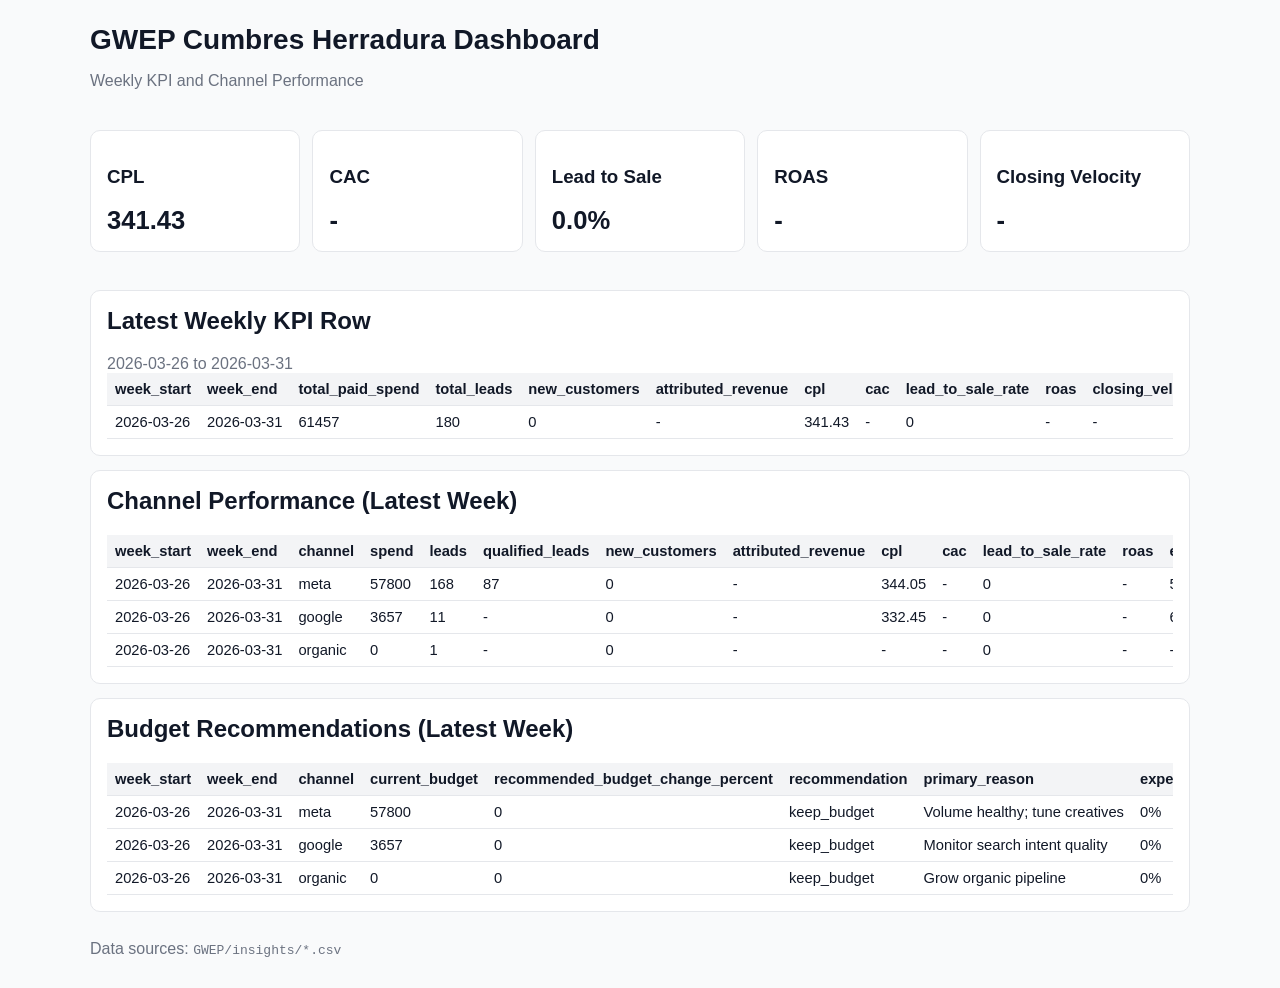
<file: dashboard-site/index.html>
<!doctype html>
<html lang="en">
  <head>
    <meta charset="UTF-8" />
    <meta name="viewport" content="width=device-width, initial-scale=1.0" />
    <title>GWEP Marketing Dashboard</title>
    <link rel="stylesheet" href="./styles.css" />
  </head>
  <body>
    <header class="container">
      <h1>GWEP Cumbres Herradura Dashboard</h1>
      <p class="subtle">Weekly KPI and Channel Performance</p>
    </header>

    <main class="container">
      <section class="grid">
        <article class="card">
          <h3>CPL</h3>
          <p id="kpi-cpl" class="metric">-</p>
        </article>
        <article class="card">
          <h3>CAC</h3>
          <p id="kpi-cac" class="metric">-</p>
        </article>
        <article class="card">
          <h3>Lead to Sale</h3>
          <p id="kpi-lts" class="metric">-</p>
        </article>
        <article class="card">
          <h3>ROAS</h3>
          <p id="kpi-roas" class="metric">-</p>
        </article>
        <article class="card">
          <h3>Closing Velocity</h3>
          <p id="kpi-velocity" class="metric">-</p>
        </article>
      </section>

      <section class="card">
        <h2>Latest Weekly KPI Row</h2>
        <div id="latest-week-meta" class="subtle"></div>
        <div class="table-wrap">
          <table id="weekly-kpi-table"></table>
        </div>
      </section>

      <section class="card">
        <h2>Channel Performance (Latest Week)</h2>
        <div class="table-wrap">
          <table id="channel-table"></table>
        </div>
      </section>

      <section class="card">
        <h2>Budget Recommendations (Latest Week)</h2>
        <div class="table-wrap">
          <table id="recommendation-table"></table>
        </div>
      </section>
    </main>

    <footer class="container subtle">
      Data sources: <code>GWEP/insights/*.csv</code>
    </footer>

    <script src="./app.js"></script>
  </body>
</html>
</file>
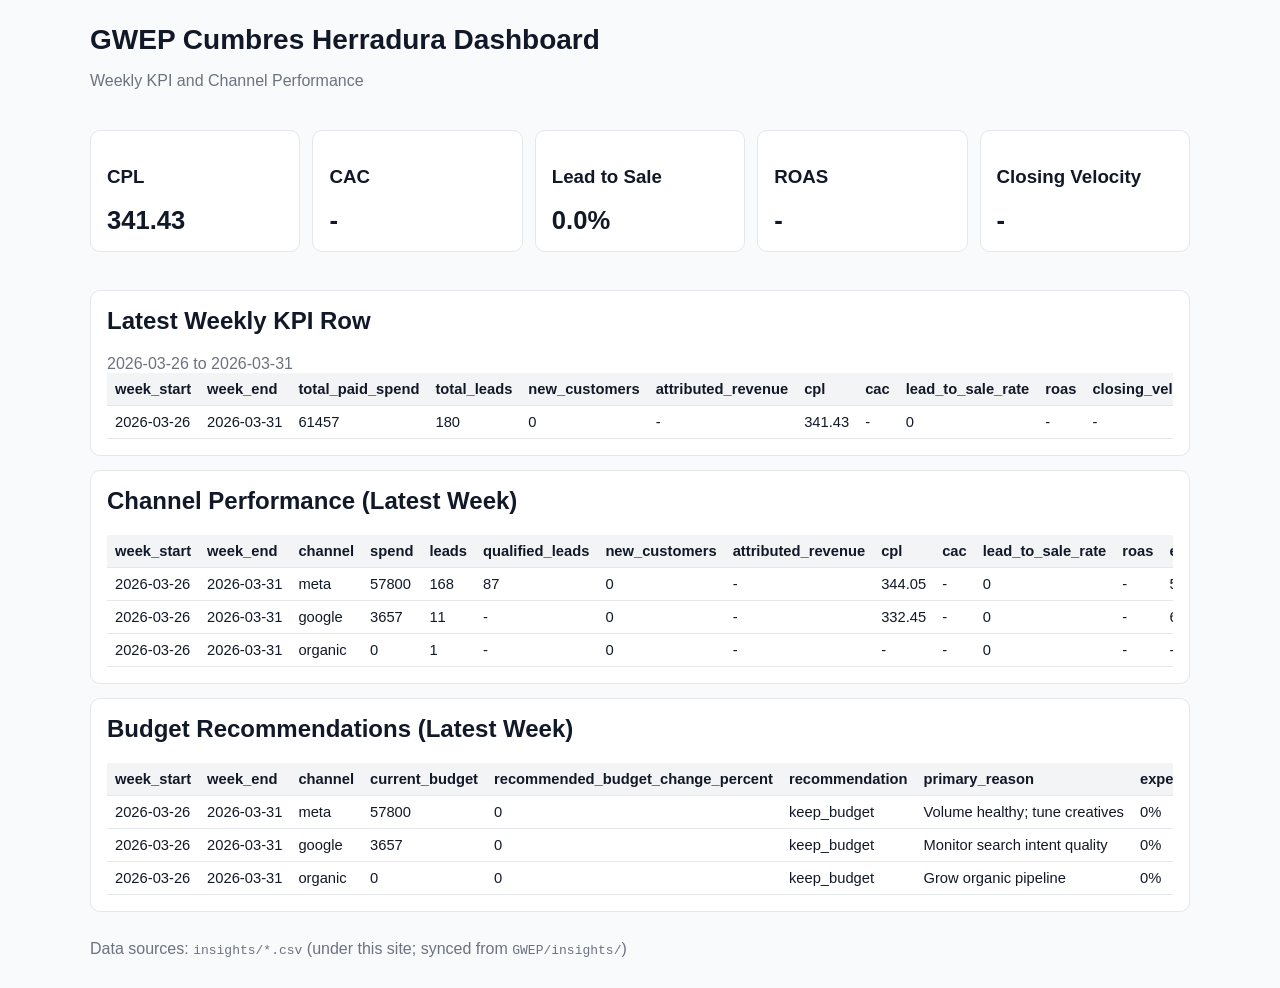
<file: docs/index.html>
<!doctype html>
<html lang="en">
  <head>
    <meta charset="UTF-8" />
    <meta name="viewport" content="width=device-width, initial-scale=1.0" />
    <title>GWEP Marketing Dashboard</title>
    <link rel="stylesheet" href="./styles.css" />
  </head>
  <body>
    <header class="container">
      <h1>GWEP Cumbres Herradura Dashboard</h1>
      <p class="subtle">Weekly KPI and Channel Performance</p>
    </header>

    <main class="container">
      <section class="grid">
        <article class="card">
          <h3>CPL</h3>
          <p id="kpi-cpl" class="metric">-</p>
        </article>
        <article class="card">
          <h3>CAC</h3>
          <p id="kpi-cac" class="metric">-</p>
        </article>
        <article class="card">
          <h3>Lead to Sale</h3>
          <p id="kpi-lts" class="metric">-</p>
        </article>
        <article class="card">
          <h3>ROAS</h3>
          <p id="kpi-roas" class="metric">-</p>
        </article>
        <article class="card">
          <h3>Closing Velocity</h3>
          <p id="kpi-velocity" class="metric">-</p>
        </article>
      </section>

      <section class="card">
        <h2>Latest Weekly KPI Row</h2>
        <div id="latest-week-meta" class="subtle"></div>
        <div class="table-wrap">
          <table id="weekly-kpi-table"></table>
        </div>
      </section>

      <section class="card">
        <h2>Channel Performance (Latest Week)</h2>
        <div class="table-wrap">
          <table id="channel-table"></table>
        </div>
      </section>

      <section class="card">
        <h2>Budget Recommendations (Latest Week)</h2>
        <div class="table-wrap">
          <table id="recommendation-table"></table>
        </div>
      </section>
    </main>

    <footer class="container subtle">
      Data sources: <code>insights/*.csv</code> (under this site; synced from <code>GWEP/insights/</code>)
    </footer>

    <!-- Bump ?v= when app.js changes so browsers do not keep an old cached script. -->
    <script src="./app.js?v=3"></script>
  </body>
</html>
</file>
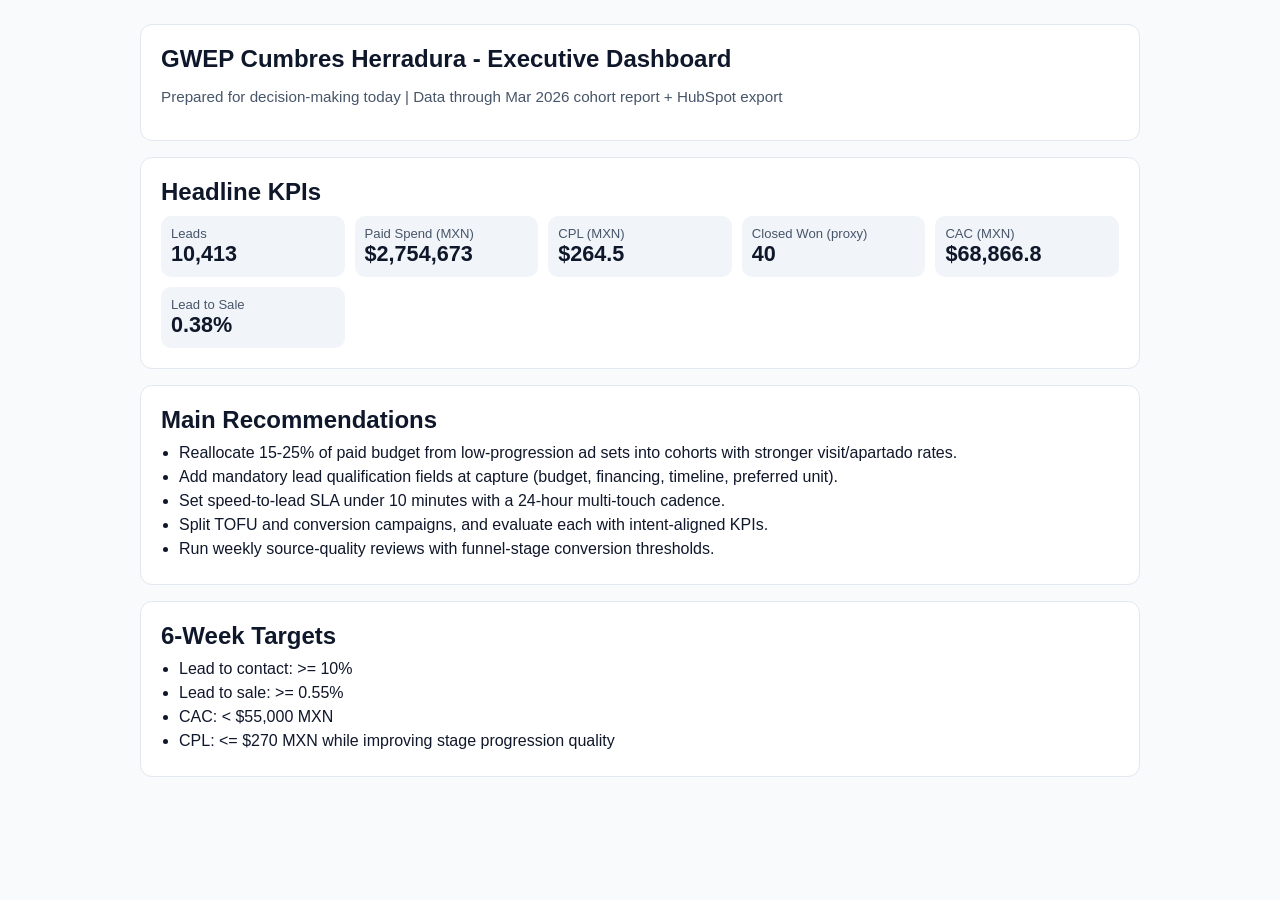
<file: docs/executive-brief.html>
<!doctype html>
<html lang="en">
  <head>
    <meta charset="UTF-8" />
    <meta name="viewport" content="width=device-width, initial-scale=1.0" />
    <title>GWEP Executive Brief</title>
    <style>
      body { font-family: -apple-system,BlinkMacSystemFont,"Segoe UI",Roboto,Arial,sans-serif; margin: 0; background: #f8fafc; color: #0f172a; }
      .wrap { width: min(1000px, 92vw); margin: 24px auto 48px; }
      .slide { background: #fff; border: 1px solid #e2e8f0; border-radius: 12px; padding: 20px; margin-bottom: 16px; }
      h1,h2,h3 { margin: 0 0 10px; }
      ul { margin: 0; padding-left: 18px; }
      li { margin: 6px 0; }
      .sub { color: #475569; font-size: 0.95rem; }
      .kpi { display:grid; grid-template-columns: repeat(auto-fit,minmax(180px,1fr)); gap:10px; }
      .box { background:#f1f5f9; border-radius:10px; padding:10px; }
      .big { font-size: 1.35rem; font-weight: 700; }
      .label { font-size: 0.82rem; color:#475569; }
    </style>
  </head>
  <body>
    <div class="wrap">
      <section class="slide">
        <h1>GWEP Cumbres Herradura - Executive Dashboard</h1>
        <p class="sub">Prepared for decision-making today | Data through Mar 2026 cohort report + HubSpot export</p>
      </section>

      <section class="slide">
        <h2>Headline KPIs</h2>
        <div class="kpi">
          <div class="box"><div class="label">Leads</div><div class="big">10,413</div></div>
          <div class="box"><div class="label">Paid Spend (MXN)</div><div class="big">$2,754,673</div></div>
          <div class="box"><div class="label">CPL (MXN)</div><div class="big">$264.5</div></div>
          <div class="box"><div class="label">Closed Won (proxy)</div><div class="big">40</div></div>
          <div class="box"><div class="label">CAC (MXN)</div><div class="big">$68,866.8</div></div>
          <div class="box"><div class="label">Lead to Sale</div><div class="big">0.38%</div></div>
        </div>
      </section>

      <section class="slide">
        <h2>Main Recommendations</h2>
        <ul>
          <li>Reallocate 15-25% of paid budget from low-progression ad sets into cohorts with stronger visit/apartado rates.</li>
          <li>Add mandatory lead qualification fields at capture (budget, financing, timeline, preferred unit).</li>
          <li>Set speed-to-lead SLA under 10 minutes with a 24-hour multi-touch cadence.</li>
          <li>Split TOFU and conversion campaigns, and evaluate each with intent-aligned KPIs.</li>
          <li>Run weekly source-quality reviews with funnel-stage conversion thresholds.</li>
        </ul>
      </section>

      <section class="slide">
        <h2>6-Week Targets</h2>
        <ul>
          <li>Lead to contact: >= 10%</li>
          <li>Lead to sale: >= 0.55%</li>
          <li>CAC: < $55,000 MXN</li>
          <li>CPL: <= $270 MXN while improving stage progression quality</li>
        </ul>
      </section>
    </div>
  </body>
</html>
</file>
<file: dashboard-site/styles.css>
* {
  box-sizing: border-box;
}

body {
  margin: 0;
  font-family: -apple-system, BlinkMacSystemFont, "Segoe UI", Roboto, Arial, sans-serif;
  color: #111827;
  background: #f9fafb;
}

.container {
  width: min(1100px, 92vw);
  margin: 0 auto;
}

header {
  padding: 24px 0 8px;
}

h1 {
  margin: 0;
  font-size: 1.75rem;
}

h2 {
  margin-top: 0;
}

.subtle {
  color: #6b7280;
}

.grid {
  display: grid;
  grid-template-columns: repeat(auto-fit, minmax(170px, 1fr));
  gap: 12px;
  margin: 16px 0 24px;
}

.card {
  background: #ffffff;
  border: 1px solid #e5e7eb;
  border-radius: 10px;
  padding: 16px;
  margin-bottom: 14px;
}

.metric {
  font-size: 1.6rem;
  font-weight: 700;
  margin: 6px 0 0;
}

.table-wrap {
  overflow-x: auto;
}

table {
  width: 100%;
  border-collapse: collapse;
  font-size: 0.92rem;
}

th,
td {
  padding: 8px;
  border-bottom: 1px solid #e5e7eb;
  text-align: left;
  white-space: nowrap;
}

th {
  background: #f3f4f6;
}

footer {
  padding: 14px 0 30px;
}
</file>
<file: docs/styles.css>
* {
  box-sizing: border-box;
}

body {
  margin: 0;
  font-family: -apple-system, BlinkMacSystemFont, "Segoe UI", Roboto, Arial, sans-serif;
  color: #111827;
  background: #f9fafb;
}

.container {
  width: min(1100px, 92vw);
  margin: 0 auto;
}

header {
  padding: 24px 0 8px;
}

h1 {
  margin: 0;
  font-size: 1.75rem;
}

h2 {
  margin-top: 0;
}

.subtle {
  color: #6b7280;
}

.grid {
  display: grid;
  grid-template-columns: repeat(auto-fit, minmax(170px, 1fr));
  gap: 12px;
  margin: 16px 0 24px;
}

.card {
  background: #ffffff;
  border: 1px solid #e5e7eb;
  border-radius: 10px;
  padding: 16px;
  margin-bottom: 14px;
}

.metric {
  font-size: 1.6rem;
  font-weight: 700;
  margin: 6px 0 0;
}

.table-wrap {
  overflow-x: auto;
}

table {
  width: 100%;
  border-collapse: collapse;
  font-size: 0.92rem;
}

th,
td {
  padding: 8px;
  border-bottom: 1px solid #e5e7eb;
  text-align: left;
  white-space: nowrap;
}

th {
  background: #f3f4f6;
}

footer {
  padding: 14px 0 30px;
}
</file>
